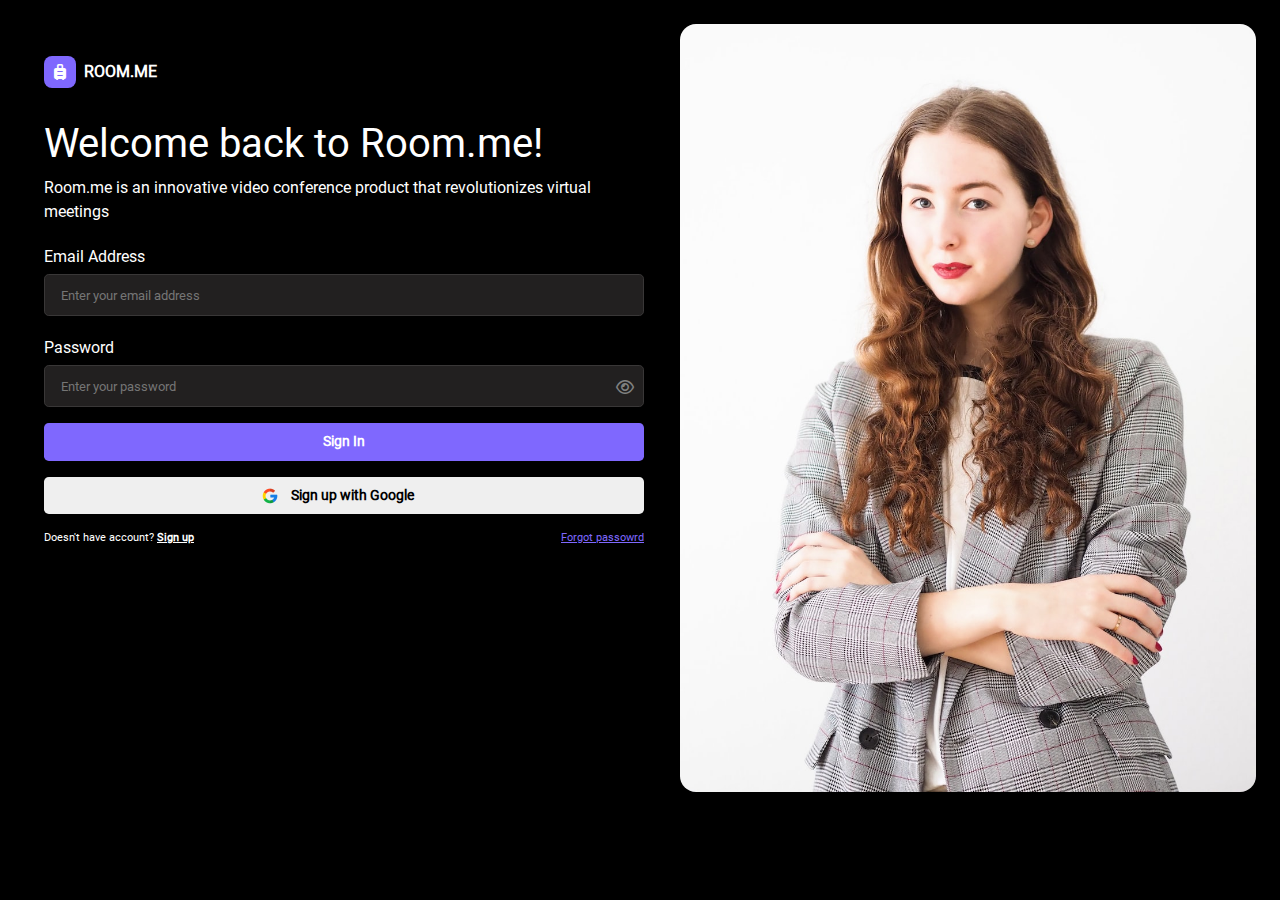
<file: index.html>
<!DOCTYPE html>
<html lang="en">

<head>
    <meta charset="UTF-8">
    <meta name="viewport" content="width=device-width, initial-scale=1.0">
    <link rel="stylesheet" href="https://cdnjs.cloudflare.com/ajax/libs/font-awesome/6.4.2/css/all.min.css" />

    <link rel="stylesheet" href="assets/css/bootstrap.css">
    <link rel="stylesheet" href="assets/css/style.css">
    <title>Home</title>
</head>

<body onload="home()">
    <section class="home">
        <div class="container">
            <div class="header">
                <div class="logo">
                    <i class="fa-solid fa-suitcase-rolling"></i>
                    <span>ROOM.ME</span>
                </div>
                <div class="logout">
                    <button id="logout" onclick="userLogout()">Log Out</button>
                </div>
            </div>
            <div class="home-title">
                <h1 id="welcome-message" class="text-center">Hey, </h1>
                <h1 class="text-center">Welcome to the Room.me!</h1>
                <p class="text-center">Room.me is an innovative video conference product that revolutionizes virtual
                    meetings</p>
            </div>
        </div>
    </section>
    <script src="assets/js/common.js"></script>
</body>
</file>
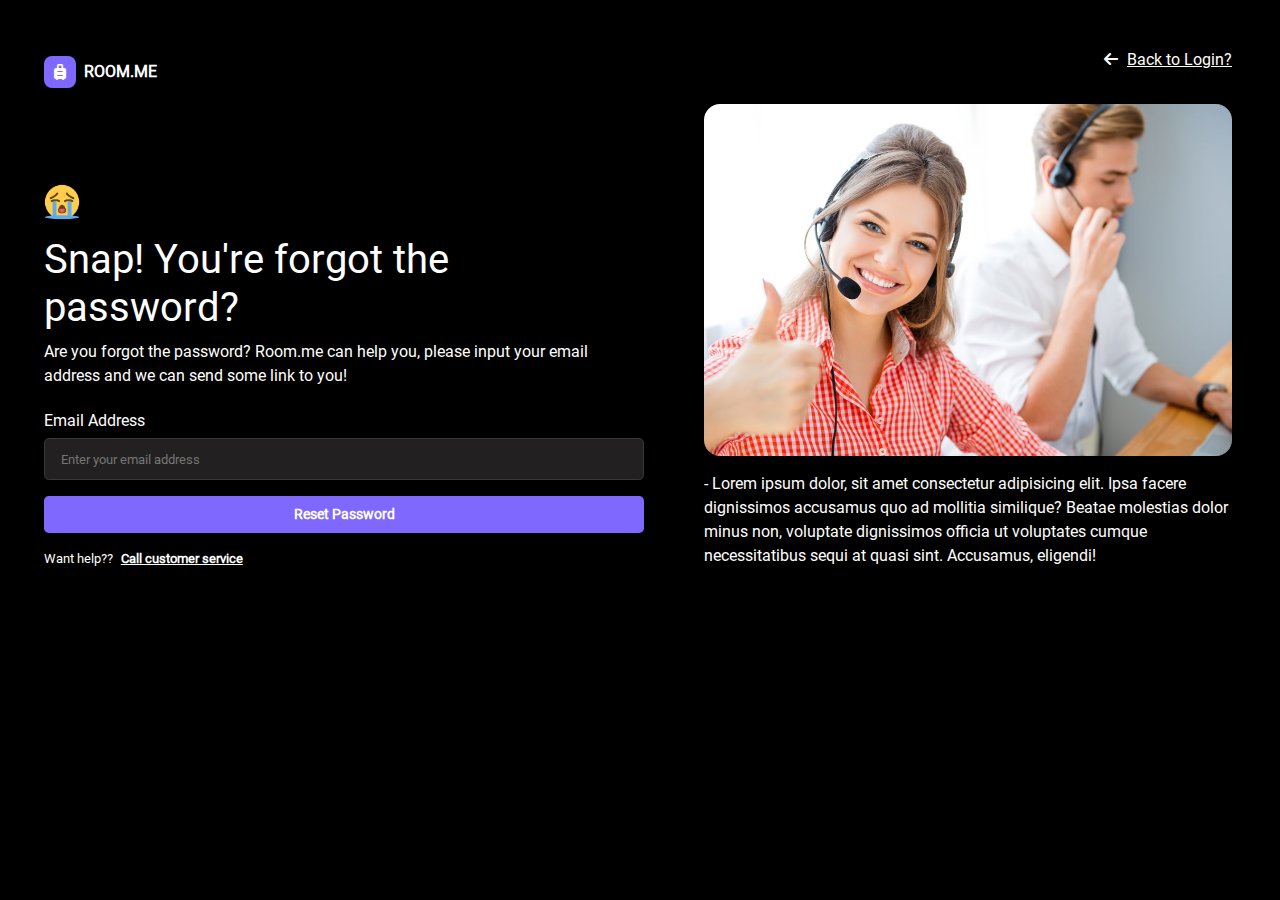
<file: forgot-pwd.html>
<!DOCTYPE html>
<html lang="en">

<head>
    <meta charset="UTF-8">
    <meta name="viewport" content="width=device-width, initial-scale=1.0">
    <link rel="stylesheet" href="https://cdnjs.cloudflare.com/ajax/libs/font-awesome/6.4.2/css/all.min.css" />

    <link rel="stylesheet" href="assets/css/bootstrap.css">
    <link rel="stylesheet" href="assets/css/style.css">
    <title>Forgot Password</title>
</head>

<body>
    <section class="content-wrapper">
        <section class="content-left">
            <div class="container">
                <div class="logo">
                    <i class="fa-solid fa-suitcase-rolling"></i>
                    <span>ROOM.ME</span>
                </div>
                <div class="crying-img">
                    <img src="assets/img/crying.png" alt="">
                </div>
                <div class="title">
                    <h1>Snap! You're forgot the password?</h1>
                    <p>Are you forgot the password? Room.me can help you, please input your email address and we can send
                        some link to you!</p>
                </div>
    
                <div class="login-detail">
                    <label for="">Email Address</label>
                    <input type="text" placeholder="Enter your email address" id="email">
                </div>
    
                <div class="buttons">
                    <button class="sign-in" id="reset_pwd" onclick="varifyEmail()">Reset Password</button>
                </div>
                <div class="call-link">
                    <span>Want help?? <a href="#">Call customer service</a></span>
                    <div class="back-login hidden-link">
                        <i class="fa-solid fa-arrow-left"></i>
                        <a href="#">Back to Login?</a>
                    </div>
                </div>
            </div>
        </section>
        <section class="content-right">
            <div class="inner-content-right">
                <div class="back-login">
                    <i class="fa-solid fa-arrow-left"></i>
                    <a href="sign-In.html">Back to Login?</a>
                </div>
                <div class="img-left">
                    <img src="assets/img/call-service.jpg" alt="">
                </div>
                <div class="img-content">
                    <p> - Lorem ipsum dolor, sit amet consectetur adipisicing elit. Ipsa facere dignissimos accusamus quo ad
                        mollitia similique? Beatae molestias dolor minus non, voluptate dignissimos officia ut voluptates
                        cumque necessitatibus sequi at quasi sint. Accusamus, eligendi!</p>
                </div>
            </div>
        </section>
    </section>


    <script src="assets/js/common.js"></script>
</body>

</html>
</file>
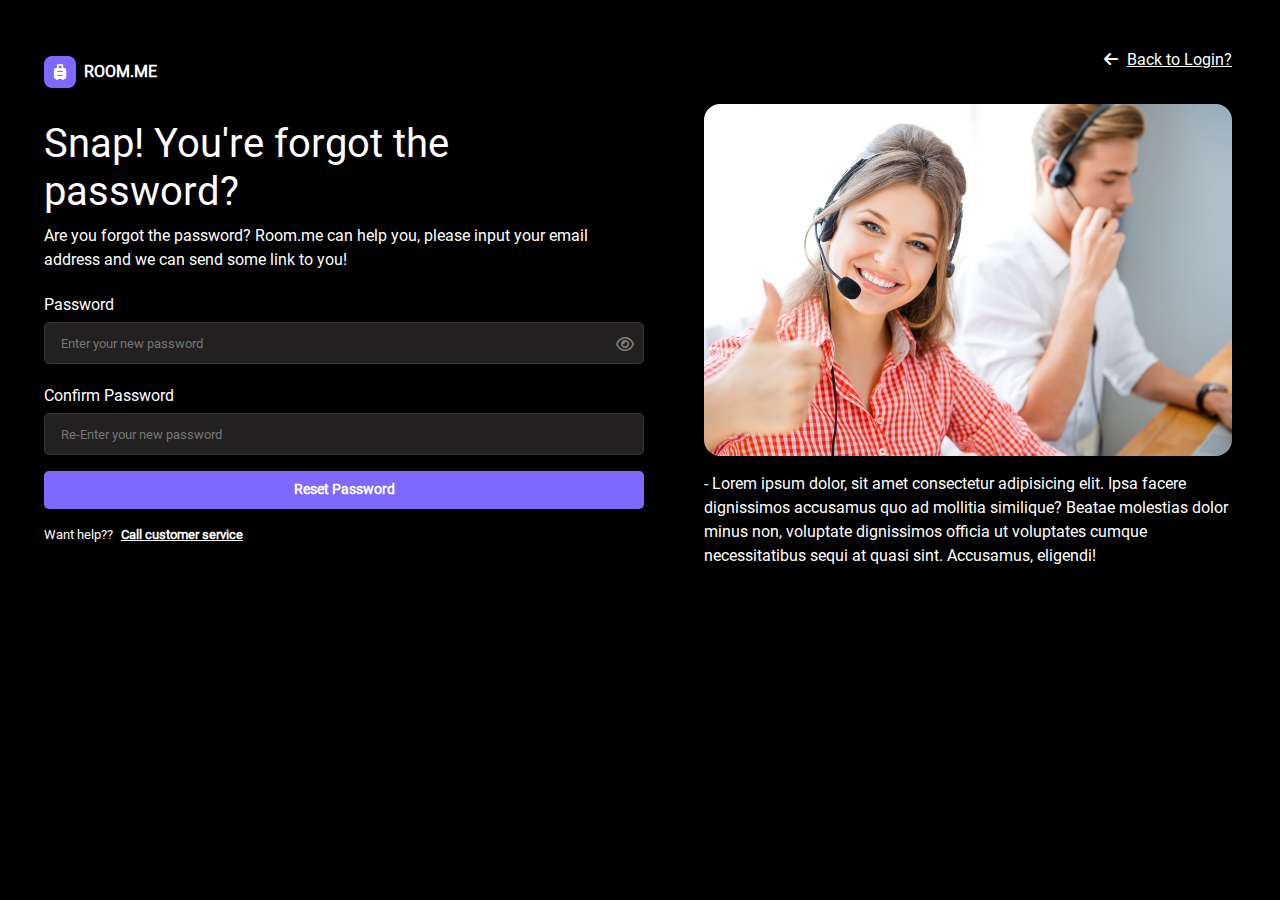
<file: reset-pwd.html>
<!DOCTYPE html>
<html lang="en">

<head>
    <meta charset="UTF-8">
    <meta name="viewport" content="width=device-width, initial-scale=1.0">
    <link rel="stylesheet" href="https://cdnjs.cloudflare.com/ajax/libs/font-awesome/6.4.2/css/all.min.css" />

    <link rel="stylesheet" href="assets/css/bootstrap.css">
    <link rel="stylesheet" href="assets/css/style.css">
    <title>Reset Password</title>
</head>

<body>
    <section class="content-wrapper">
        <section class="content-left">
            <div class="container">
                <div class="logo">
                    <i class="fa-solid fa-suitcase-rolling"></i>
                    <span>ROOM.ME</span>
                </div>
                <div class="title">
                    <h1>Snap! You're forgot the password?</h1>
                    <p>Are you forgot the password? Room.me can help you, please input your email address and we can send
                        some link to you!</p>
                </div>
    
                <div class="login-detail pwd">
                    <label for="">Password</label>
                    <input type="password" placeholder="Enter your new password" id="toggle-password">
                    <span class="eye"><i id="toggler" class="far fa-eye"></i></span>
    
                </div>
                <div class="login-detail">
                    <label for="">Confirm Password</label>
                    <input type="password" placeholder="Re-Enter your new password" id="confirm-pwd">
                </div>
    
                <div class="buttons">
                    <button class="sign-in" onclick="resetPwd()">Reset Password</button>
                </div>
                <div class="call-link">
                    <span>Want help?? <a href="#">Call customer service</a></span>
                    <div class="back-login hidden-link">
                        <i class="fa-solid fa-arrow-left"></i>
                        <a href="sign-In.html">Back to Login?</a>
                    </div>
                </div>
            </div>
        </section>
        <section class="content-right">
            <div class="inner-content-right">
                <div class="back-login">
                    <i class="fa-solid fa-arrow-left"></i>
                    <a href="#">Back to Login?</a>
                </div>
                <div class="img-left">
                    <img src="assets/img/call-service.jpg" alt="">
                </div>
                <div class="img-content">
                    <p> - Lorem ipsum dolor, sit amet consectetur adipisicing elit. Ipsa facere dignissimos accusamus quo ad
                        mollitia similique? Beatae molestias dolor minus non, voluptate dignissimos officia ut voluptates
                        cumque necessitatibus sequi at quasi sint. Accusamus, eligendi!</p>
                </div>
            </div>
    
        </section>
    </section>
  

    <script src="assets/js/common.js"></script>
</body>

</html>
</file>
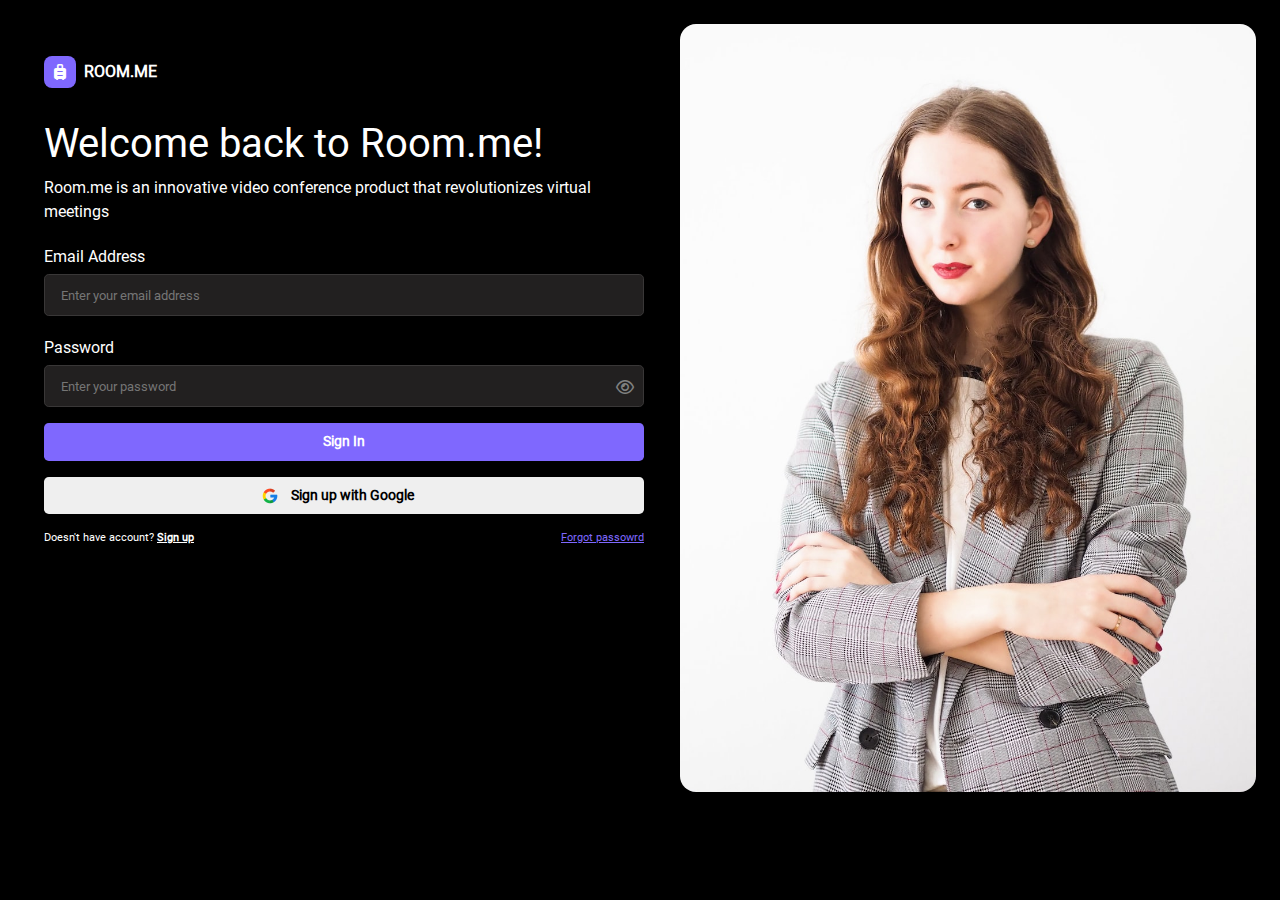
<file: sign-In.html>
<!DOCTYPE html>
<html lang="en">
<head>
    <meta charset="UTF-8">
    <meta name="viewport" content="width=device-width, initial-scale=1.0">
    <link rel="stylesheet" href="https://cdnjs.cloudflare.com/ajax/libs/font-awesome/6.4.2/css/all.min.css" />

    <link rel="stylesheet" href="assets/css/bootstrap.css">
    <link rel="stylesheet" href="assets/css/style.css">
    <title>Sign In</title>
</head>
<body>
    <section class="content-wrapper">
        <section class="content-left">
            <div class="container">
                <div class="logo">
                    <i class="fa-solid fa-suitcase-rolling"></i>
                    <span>ROOM.ME</span>
                </div>
                <div class="title">
                    <h1>Welcome back to Room.me!</h1>
                    <p>Room.me is an innovative video conference product that revolutionizes virtual meetings</p>
                </div>
                <div class="login-detail">
                    <label for="">Email Address</label>
                    <input type="text" placeholder="Enter your email address" id="email">
                </div>
                
                <div class="login-detail pwd">
                    <label for="">Password</label>
                    <input type="password" placeholder="Enter your password" id="toggle-password">
                    <span class="eye"><i id="toggler"class="far fa-eye"></i></span>
                    
                </div>
                <div class="buttons">
                    <button class="sign-in" onclick="varifyAccount()">Sign In</button>
                    <button class="sign-google"><img src="assets/img/google.png" alt=""> <span>Sign up with Google</span></button>
                </div>
                <div class="forgot">
                    <div class="sign-up">
                        <span>Doesn't have account? <a href="sign-up.html">Sign up</a></span>
                    </div>
                    
                    <a href="forgot-pwd.html">Forgot passowrd</a>
                </div>
            </div>
        </section>
        <section class="content-right">
            <div class="img-left">
                <img src="assets/img/woman.jpg" alt="">
            </div>
        </section>
    </section>
  

    <script src="assets/js/common.js"></script>
</body>
</html>
</file>
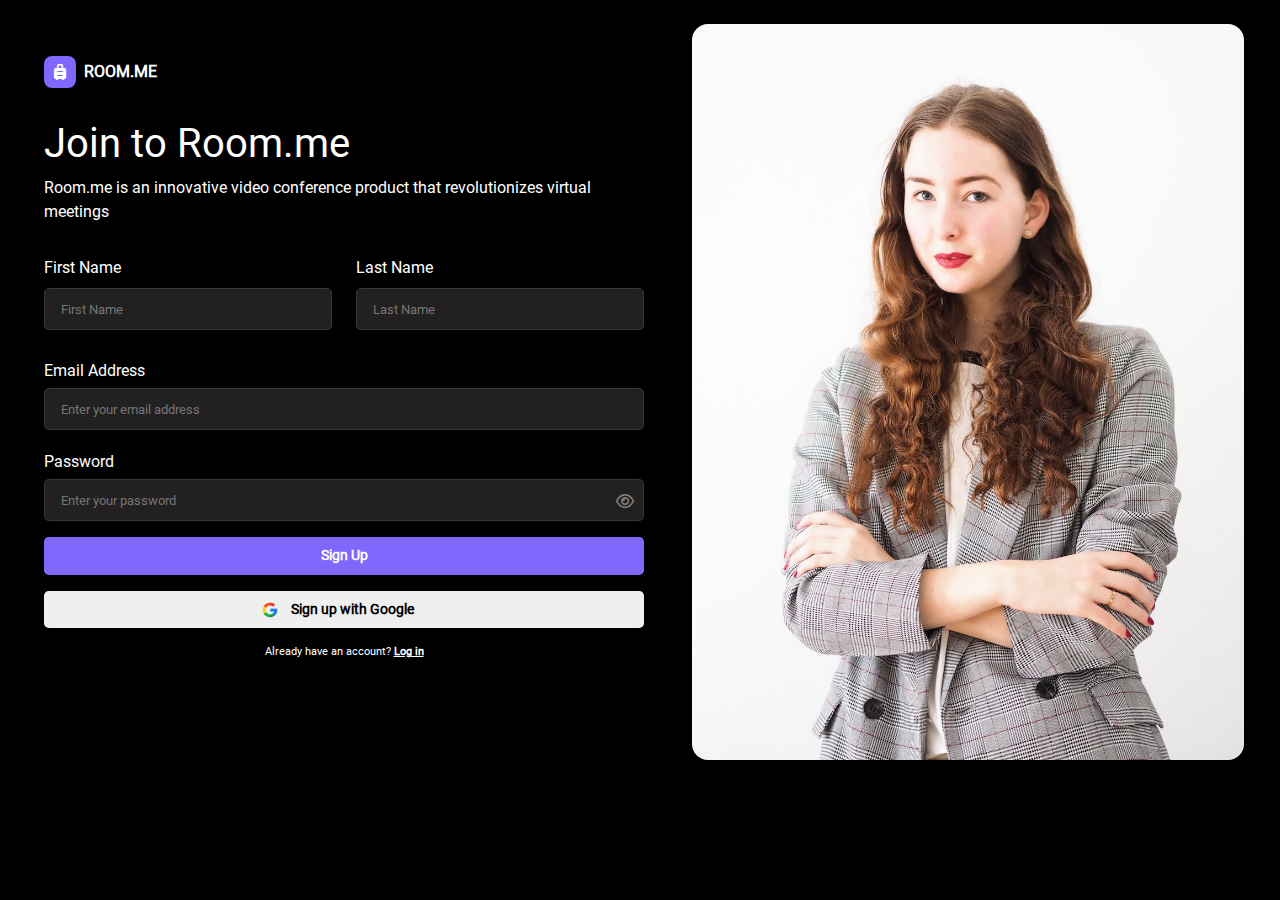
<file: sign-up.html>
<!DOCTYPE html>
<html lang="en">

<head>
    <meta charset="UTF-8">
    <meta name="viewport" content="width=device-width, initial-scale=1.0">
    <link rel="stylesheet" href="https://cdnjs.cloudflare.com/ajax/libs/font-awesome/6.4.2/css/all.min.css" />

    <link rel="stylesheet" href="assets/css/bootstrap.css">
    <link rel="stylesheet" href="assets/css/style.css">
    <title>Sign Up</title>
</head>

<body>
    <section class="content-wrapper">
        <section class="content-left">
            <div class="container">
                <div class="logo">
                    <i class="fa-solid fa-suitcase-rolling"></i>
                    <span>ROOM.ME</span>
                </div>
                <div class="title">
                    <h1>Join to Room.me</h1>
                    <p>Room.me is an innovative video conference product that revolutionizes virtual meetings</p>
                </div>
                <div class="row full-name ">
                    <div class="col-xl-6  first-name">
                        <div class="name-inner">
                            <label for="">First Name</label>
                            <input type="text" placeholder="First Name" id="fName"
                                onblur="capitalLetter(this.value,this.id)">
                        </div>
                        <span id="fname-error" class="error">Please enter valid First Name</span>
                    </div>
                    <div class="col-xl-6  first-name">
                        <div class="name-inner">
                            <label for="">Last Name</label>
                            <input type="text" placeholder="Last Name" id="lName"
                                onblur="capitalLetter(this.value,this.id)">
                        </div>
                        <span id="lname-error" class="error">Please enter valid Last Name</span>
                    </div>
                </div>
                <div class="login-detail">
                    <label for="">Email Address</label>
                    <input type="text" placeholder="Enter your email address" id="email">
                    <span id="email-error" class="error">Please eneter valid email address</span>
                </div>
    
                <div class="login-detail pwd">
                    <label for="">Password</label>
                    <input type="password" placeholder="Enter your password" id="toggle-password">
                    <span class="eye"><i id="toggler" class="far fa-eye"></i></span>
    
                </div>
                <div class="buttons">
                    <button class="sign-in" onclick="validation()">Sign Up</button>
                    <button class="sign-google"><img src="assets/img/google.png" alt=""> <span>Sign up with
                            Google</span></button>
                </div>
                <div class="sign-up">
                    <span>Already have an account? <a href="sign-In.html">Log in</a></span>
                </div>
            </div>
        </section>
        <section class="content-right">
            <div class="container">
                <div class="img-left">
                    <img src="assets/img/woman.jpg" alt="">
                </div>
            </div>
    
        </section>
    </section>


    <script src="assets/js/common.js"></script>
</body>

</html>
</file>
<file: assets/css/style.css>
* {
    margin: 0;
    padding: 0;
}
@font-face {
    font-family: roboto;
    src: url(../fonts/Roboto/Roboto-Regular.ttf);
}
body {
    font-family: roboto;
    box-sizing: border-box;
    background-color: black;
    color: white;

}

.content-wrapper{
    display: flex;
    justify-content: center;
  
}
.content-left {
    width: 50%;
    margin-top: 1.5rem;
    margin-left: 2rem;
}

.content-right {
    width: 50%;
    display: flex;
    flex-direction: column;
    justify-content: center;
}
.img-left{
    margin:1.5rem
}

.img-left img {
    width: 100%;
    border-radius: 1rem;

}
.logo{
    margin: 2rem 0;
    display: flex;
    align-items: center;
}
.logo i{
    background-color: #7f68fe;
    height: 2rem;
    width: 2rem;
    display: flex;
    align-items: center;
    justify-content: center;
    border-radius: 0.5rem;
}
.logo span{
    font-weight: bold;
    margin: 0 0.5rem;
}

.title{
    margin: 1rem 0;
    padding-right: 3rem;
}

.login-detail{
    display: flex;
    flex-direction: column;
    margin-top: 1rem;
    position: relative;
}
input{
    padding: 0.5rem 1rem;
    border-radius: 0.3rem;
    background-color: #222020;
    border: 1px solid #393737;
    color: white;
}
.error {
    color:red;
    font-size: 0.8rem;
}
#fname-error{
    position: absolute;
    display: none;
    top:102%;
}
#lname-error{
    position: absolute;
    top:102%;
  right: 154px;
    display: none;
}
#email-error{
    position:absolute;
    display: none;
    top: 103%;
}
.login-detail label{
    margin:0.3rem 0;
}

::placeholder{
    font-size: 0.8rem;
}
.buttons{
    display: flex;
    flex-direction: column;
    margin: 0.5rem 0;
}
.buttons .sign-in{
    margin: 0.5rem 0;
    padding: 0.5rem;
    border-radius: 0.3rem;
    border: none;
    background-color: #7f68fe;
    color: white;
    font-size: 0.9rem;
    font-weight: bold;
}
.buttons .sign-google{
    margin: 0.5rem 0;
    padding: 0.5rem;
    border-radius: 0.3rem;
    border: none;
    display: flex;
    align-items: center;
    justify-content: center;
}
.sign-google span{
    margin:0 0.8rem;
    font-size: 0.9rem;
    font-weight: bold;
}
.pwd{
    position:relative;
}
.eye{
    top: 63%;
    right: 10px;
    z-index: 999;
    position: absolute;
    display: flex;
    justify-content: flex-end;
    align-items: center;
    cursor: pointer;
    color: grey;
}
.eye-slash{
   
    top: 66%;
    right: 10px;
    z-index: 999;
    position: absolute;
    display: flex;
    justify-content: flex-end;
    align-items: center;
    cursor: pointer;
    color: grey;
}
.forgot{
    display: flex;
    justify-content: space-between;
}
.forgot a{
    font-size: 0.7rem;
    color: #7f68fe;
}
.sign-up{
    text-align: center;
    font-size: 0.7rem;
    display: flex;
    align-items: center;
    justify-content: center
}
.sign-up a{
    color:white;
    font-weight: bold
}
.sign-google img{
    height: 1rem;
    margin-top: 1px;
}


/* SIGN UP PAGE */
.full-name{
    display: flex;
    justify-content: space-between;
}
.first-name{
    position: relative;
    margin:0.5rem 0;
}
.name-inner label{
    margin: 0.5rem 0;
}

.name-inner{
    display: flex;
    flex-direction: column;
}

/* FORGOT PASSWORD PAGE */

.call-link{
    font-size: 0.8rem;
    display: flex;
    justify-content: space-between;
}
.call-link a, .back-login a{
    color:white;
    margin-left: 0.3rem;
  
}
.call-link a{
    font-weight: bold;
}
.hidden-link{
    display: none;
}
.inner-content-right{
    margin: 3rem;
}
.inner-content-right .img-left{
    margin-top: 2rem;
    margin-bottom: 1rem;
    margin-left:0;
    margin-right: 0;
}
.back-login{
    text-align: right;
}
.crying-img{
    width: 10%;
    width: 6%;
    margin-top: 6rem;
}
.crying-img img{
    width: 100%;
}

/* HOME PAGE */
.header{
    display: flex;
    justify-content: space-between;
    align-items: center;
}
.logout button{
    margin: 0.5rem 0;
    padding: 0.5rem 2rem;
    border-radius: 0.3rem;
    border: none;
    background-color: #7f68fe;
    color: white;
    font-size: 0.9rem;
    font-weight: bold;
}
.home-title{
    display: flex;
    flex-direction: column;
    align-items: center;
    margin: 3rem;
}

@media (max-width: 992px){
    .full-name{
        flex-direction: column;
    }
    .first-name{
        display: block;
    }

    .name-inner label{
        margin: 0.5rem 0;
    }
    #lname-error{
        right: auto;
    }
}
@media (max-width: 768px){
    .content-wrapper{
        padding-bottom: 3rem;
    }
    .content-right{
        display: none;
    }
    .content-left{
        width: 90%;
        margin:auto
    }
    .crying-img{
        margin-top:3rem
    }
    .hidden-link{
        display: inline;
        margin:1rem auto
    }
}
@media (max-width: 576px){
    .call-link{
        flex-direction: column;
        justify-content: center;
        align-items: center;
    }

}
</file>
